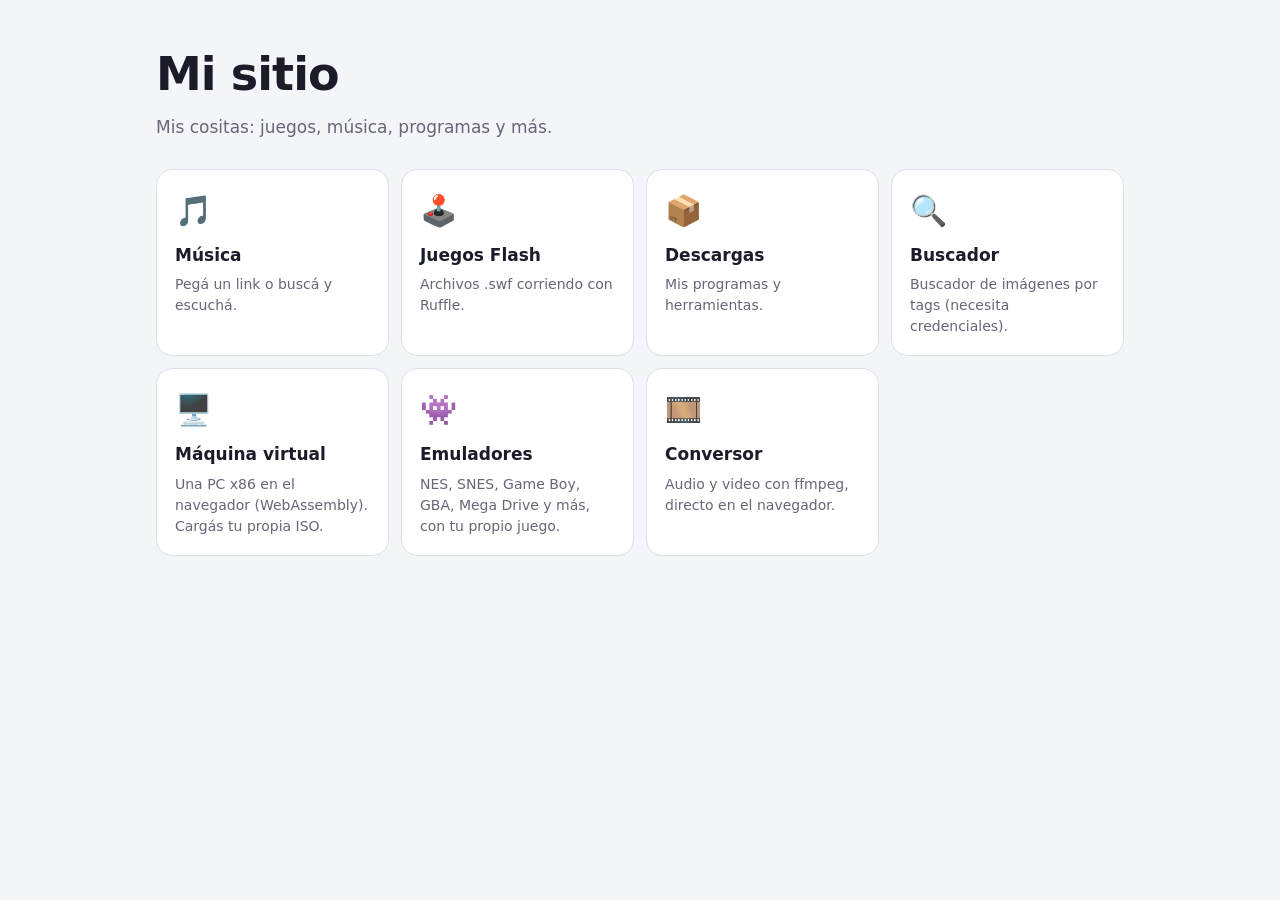
<file: index.html>
<!DOCTYPE html>
<html lang="es">
<head>
<meta charset="utf-8">
<meta name="viewport" content="width=device-width, initial-scale=1, viewport-fit=cover">
<title>Mi sitio</title>
<link rel="stylesheet" href="style.css">
<style>
  .hero{max-width:1000px;margin:0 auto;padding:calc(40px + env(safe-area-inset-top,0px)) 16px 20px}
  .hero h1{font-size:clamp(30px,6vw,46px);margin:0 0 6px;letter-spacing:-.02em}
  .hero p{margin:0;color:var(--muted);font-size:17px}
</style>
</head>
<body>
<div class="hero">
  <h1>Mi sitio</h1>
  <p>Mis cositas: juegos, música, programas y más.</p>
</div>
<main>
  <div class="grid">
    <a class="card" href="musica.html">
      <span class="ico">🎵</span><h3>Música</h3>
      <p>Pegá un link o buscá y escuchá.</p>
    </a>
    <a class="card" href="flash.html">
      <span class="ico">🕹️</span><h3>Juegos Flash</h3>
      <p>Archivos .swf corriendo con Ruffle.</p>
    </a>
    <a class="card" href="descargas.html">
      <span class="ico">📦</span><h3>Descargas</h3>
      <p>Mis programas y herramientas.</p>
    </a>
    <a class="card" href="buscador.html">
      <span class="ico">🔍</span><h3>Buscador</h3>
      <p>Buscador de imágenes por tags (necesita credenciales).</p>
    </a>
    <a class="card" href="vm.html">
      <span class="ico">🖥️</span><h3>Máquina virtual</h3>
      <p>Una PC x86 en el navegador (WebAssembly). Cargás tu propia ISO.</p>
    </a>
    <a class="card" href="emuladores.html">
      <span class="ico">👾</span><h3>Emuladores</h3>
      <p>NES, SNES, Game Boy, GBA, Mega Drive y más, con tu propio juego.</p>
    </a>
    <a class="card" href="conversor.html">
      <span class="ico">🎞️</span><h3>Conversor</h3>
      <p>Audio y video con ffmpeg, directo en el navegador.</p>
    </a>
  </div>
</main>
</body>
</html>
</file>
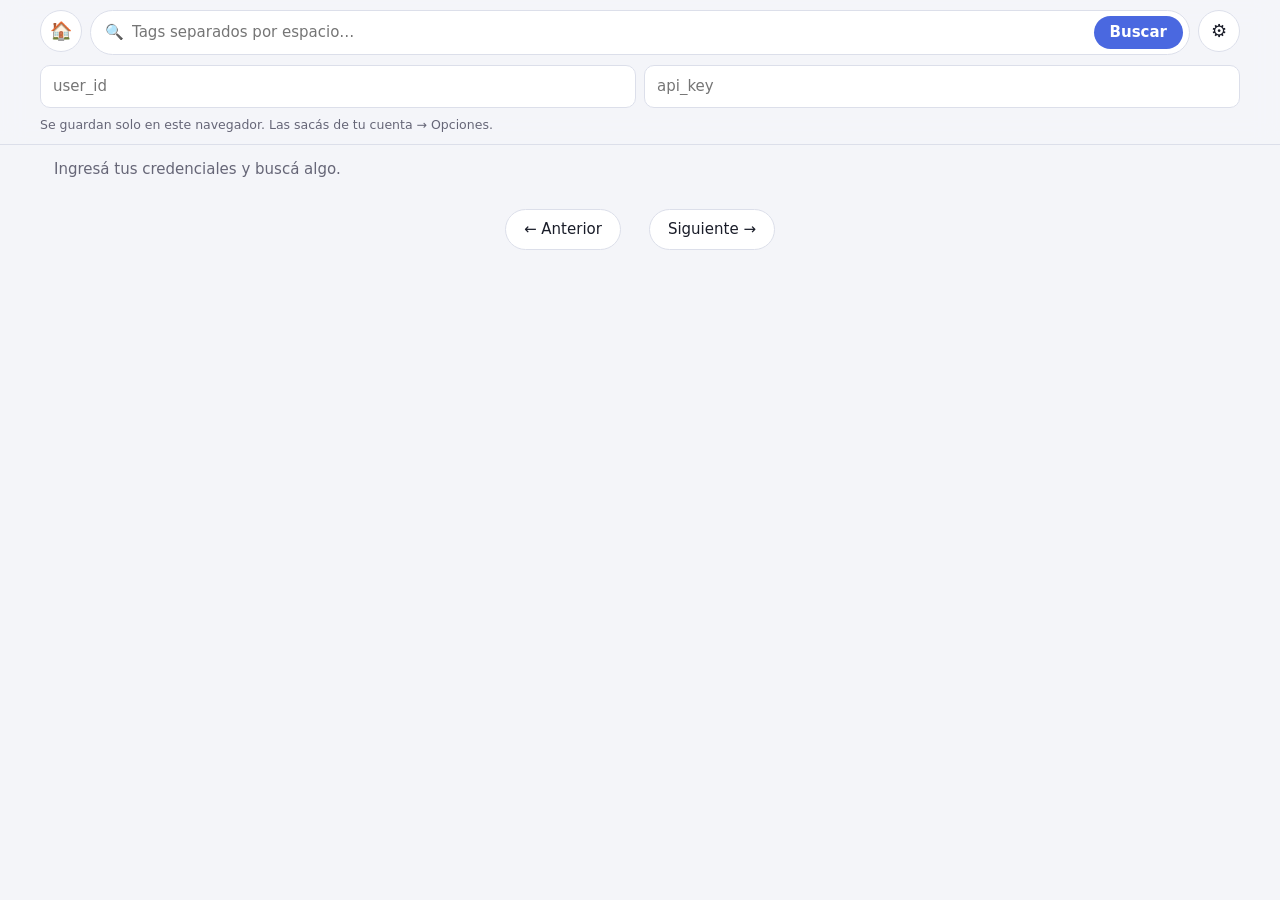
<file: buscador.html>
<!DOCTYPE html>
<html lang="es">
<head>
<meta charset="utf-8">
<meta name="viewport" content="width=device-width, initial-scale=1, viewport-fit=cover">
<title>Buscador</title>
<style>
:root{
  --bg:#0e1015;--surface:#171a22;--surface2:#1f2330;--border:#2a2f3e;
  --text:#e8eaf0;--muted:#8b92a6;--accent:#7c9cff;--accent-text:#0b1020;--danger:#ff8a7a;
  --radius:14px;
}
@media (prefers-color-scheme: light){
  :root{--bg:#f4f5f9;--surface:#fff;--surface2:#eceef5;--border:#dcdfea;
  --text:#1a1d29;--muted:#667;--accent:#4a68e0;--accent-text:#fff;--danger:#c0392b}
}
*{box-sizing:border-box}
html,body{margin:0}
body{background:var(--bg);color:var(--text);font:15px/1.4 system-ui,-apple-system,Segoe UI,Roboto,sans-serif;
  padding-bottom:env(safe-area-inset-bottom,0px)}
header{position:sticky;top:0;z-index:5;background:color-mix(in srgb,var(--bg) 85%,transparent);
  backdrop-filter:blur(12px);border-bottom:1px solid var(--border);
  padding:calc(10px + env(safe-area-inset-top,0px)) 14px 10px}
.bar{display:flex;gap:8px;max-width:1200px;margin:0 auto}
.search{flex:1;display:flex;align-items:center;gap:8px;background:var(--surface);
  border:1px solid var(--border);border-radius:999px;padding:0 14px}
.search:focus-within{border-color:var(--accent)}
.search input{flex:1;min-width:0;background:none;border:0;outline:0;color:var(--text);font:inherit;padding:11px 0}
button{font:inherit;color:inherit;cursor:pointer}
.btn{border:0;border-radius:999px;padding:0 18px;background:var(--accent);color:var(--accent-text);font-weight:600}
.icon{width:42px;height:42px;border-radius:50%;border:1px solid var(--border);background:var(--surface);
  display:grid;place-items:center;font-size:18px}
.icon:hover{background:var(--surface2)}
#settings{max-width:1200px;margin:10px auto 0;display:none;gap:8px;flex-wrap:wrap}
#settings.open{display:flex}
#settings input{flex:1 1 160px;background:var(--surface);border:1px solid var(--border);
  border-radius:10px;padding:10px 12px;color:var(--text);font:inherit;outline:0}
#settings input:focus{border-color:var(--accent)}
#settings small{flex-basis:100%;color:var(--muted)}
main{max-width:1200px;margin:0 auto;padding:14px}
#status{color:var(--muted);min-height:22px;margin-bottom:10px}
#status.err{color:var(--danger)}
#grid{columns:2;column-gap:10px}
@media(min-width:600px){#grid{columns:3}}
@media(min-width:900px){#grid{columns:4}}
@media(min-width:1150px){#grid{columns:5}}
.card{break-inside:avoid;margin:0 0 10px;border-radius:var(--radius);overflow:hidden;position:relative;
  background:var(--surface2);cursor:pointer;border:1px solid var(--border);transition:transform .15s}
.card:hover{transform:translateY(-2px)}
.card img{display:block;width:100%;height:auto}
.badge{position:absolute;top:8px;left:8px;background:#000a;color:#fff;font-size:11px;
  padding:2px 8px;border-radius:999px}
.skel{height:180px;border-radius:var(--radius);margin:0 0 10px;break-inside:avoid;
  background:linear-gradient(90deg,var(--surface) 25%,var(--surface2) 50%,var(--surface) 75%);
  background-size:200% 100%;animation:sh 1.2s infinite}
.skel:nth-child(3n){height:240px}.skel:nth-child(3n+1){height:150px}
@keyframes sh{to{background-position:-200% 0}}
.pager{display:flex;justify-content:center;align-items:center;gap:14px;padding:18px 0}
.pager button{border:1px solid var(--border);background:var(--surface);border-radius:999px;padding:9px 18px}
.pager button:disabled{opacity:.4;cursor:default}
.pager span{color:var(--muted)}
#lb{position:fixed;inset:0;z-index:20;background:#000e;display:none;flex-direction:column}
#lb.open{display:flex}
#lb .top{display:flex;justify-content:space-between;align-items:center;gap:8px;
  padding:calc(10px + env(safe-area-inset-top,0px)) 14px 10px}
#lb .top a,#lb .top button{color:#fff;background:#fff2;border:0;border-radius:999px;
  padding:8px 16px;text-decoration:none;font-size:14px}
#stage{flex:1;min-height:0;display:grid;place-items:center;position:relative}
#stage img,#stage video{max-width:100%;max-height:100%;object-fit:contain}
.nav{position:absolute;top:50%;transform:translateY(-50%);background:#fff2;border:0;color:#fff;
  width:44px;height:44px;border-radius:50%;font-size:20px}
.nav.l{left:10px}.nav.r{right:10px}
#tagsbox{max-height:28vh;overflow:auto;padding:10px 14px calc(12px + env(safe-area-inset-bottom,0px));
  display:flex;flex-wrap:wrap;gap:6px}
.chip{background:#fff2;color:#fff;border:0;border-radius:999px;padding:4px 11px;font-size:12px}
.chip:hover{background:var(--accent);color:var(--accent-text)}
</style>
</head>
<body>
<header>
  <div class="bar"><a class="icon" href="index.html" title="Inicio" style="text-decoration:none;color:inherit">🏠</a>
    <form class="search" id="form">
      <span aria-hidden="true">🔍</span>
      <input id="tags" placeholder="Tags separados por espacio…" autocomplete="off" enterkeyhint="search">
      <button class="btn" style="margin:5px -8px 5px 0;padding:6px 16px">Buscar</button>
    </form>
    <button class="icon" id="gear" title="Credenciales" aria-label="Credenciales">⚙️</button>
  </div>
  <div id="settings">
    <input id="uid" placeholder="user_id" inputmode="numeric" autocomplete="off">
    <input id="key" placeholder="api_key" type="password" autocomplete="off">
    <small>Se guardan solo en este navegador. Las sacás de tu cuenta → Opciones.</small>
  </div>
</header>

<main>
  <div id="status">Ingresá tus credenciales y buscá algo.</div>
  <div id="grid"></div>
  <div class="pager" id="pager" hidden>
    <button id="prev">← Anterior</button>
    <span id="pn"></span>
    <button id="next">Siguiente →</button>
  </div>
</main>

<div id="lb">
  <div class="top">
    <button id="close">✕ Cerrar</button>
    <a id="orig" target="_blank" rel="noopener noreferrer">Abrir original ↗</a>
  </div>
  <div id="stage">
    <button class="nav l" id="lprev" aria-label="Anterior">‹</button>
    <div id="media"></div>
    <button class="nav r" id="lnext" aria-label="Siguiente">›</button>
  </div>
  <div id="tagsbox"></div>
</div>

<script>
const $ = id => document.getElementById(id);
let page = 0, posts = [], idx = 0;

try {
  $('uid').value = localStorage.getItem('uid') || '';
  $('key').value = localStorage.getItem('key') || '';
  $('tags').value = localStorage.getItem('tags') || '';
} catch(e) {}
if (!$('uid').value || !$('key').value) $('settings').classList.add('open');

$('gear').onclick = () => $('settings').classList.toggle('open');

const isVideo = u => /\.(mp4|webm)(\?|$)/i.test(u || '');

function setStatus(t, err) {
  $('status').textContent = t;
  $('status').className = err ? 'err' : '';
}

function skeletons() {
  $('grid').innerHTML = Array.from({length: 12}, () => '<div class="skel"></div>').join('');
}

async function search() {
  const uid = $('uid').value.trim(), key = $('key').value.trim();
  if (!uid || !key) { $('settings').classList.add('open'); setStatus('Falta user_id o api_key.', true); return; }
  try {
    localStorage.setItem('uid', uid);
    localStorage.setItem('key', key);
    localStorage.setItem('tags', $('tags').value);
  } catch(e) {}

  const params = new URLSearchParams({
    page:'dapi', s:'post', q:'index', json:'1', limit:'40', pid:page,
    tags:$('tags').value.trim(), user_id:uid, api_key:key
  });
  setStatus('Cargando…'); skeletons(); $('pager').hidden = true;
  try {
    const r = await fetch('https://api.rule34.xxx/index.php?' + params);
    const txt = await r.text();
    if (!txt.trim()) { posts = []; render(); setStatus('Sin resultados.'); return; }
    let data;
    try { data = JSON.parse(txt); }
    catch(e) { $('grid').innerHTML = ''; setStatus('Respuesta inesperada: ' + txt.slice(0, 160), true); return; }
    posts = Array.isArray(data) ? data : [];
    render();
    setStatus(posts.length ? '' : 'Sin resultados.');
  } catch (e) {
    $('grid').innerHTML = '';
    setStatus('Error: ' + e.message + '. Si es CORS, abrí la página desde un servidor local.', true);
  }
}

function render() {
  const g = $('grid'); g.innerHTML = '';
  posts.forEach((p, i) => {
    const c = document.createElement('div'); c.className = 'card';
    const im = document.createElement('img');
    im.loading = 'lazy'; im.alt = '';
    im.src = p.preview_url || p.sample_url || p.file_url;
    c.appendChild(im);
    if (isVideo(p.file_url)) { const b = document.createElement('span'); b.className = 'badge'; b.textContent = '▶ video'; c.appendChild(b); }
    c.onclick = () => openLb(i);
    g.appendChild(c);
  });
  $('pager').hidden = !posts.length && page === 0;
  $('pn').textContent = 'Página ' + (page + 1);
  $('prev').disabled = page === 0;
  $('next').disabled = posts.length < 40;
  window.scrollTo({top: 0});
}

function openLb(i) {
  idx = (i + posts.length) % posts.length;
  const p = posts[idx];
  const m = $('media'); m.innerHTML = '';
  if (isVideo(p.file_url)) {
    const v = document.createElement('video');
    v.src = p.file_url; v.controls = true; v.autoplay = true; v.loop = true; v.playsInline = true;
    m.appendChild(v);
  } else {
    const im = document.createElement('img');
    im.src = p.sample_url || p.file_url;
    m.appendChild(im);
  }
  $('orig').href = p.file_url;
  const tb = $('tagsbox'); tb.innerHTML = '';
  (p.tags || '').split(' ').filter(Boolean).slice(0, 40).forEach(t => {
    const b = document.createElement('button'); b.className = 'chip'; b.textContent = t;
    b.onclick = () => {
      const cur = $('tags').value.trim().split(/\s+/).filter(Boolean);
      if (!cur.includes(t)) cur.push(t);
      $('tags').value = cur.join(' ');
      closeLb(); page = 0; search();
    };
    tb.appendChild(b);
  });
  $('lb').classList.add('open');
}
function closeLb() { $('lb').classList.remove('open'); $('media').innerHTML = ''; }

$('form').onsubmit = e => { e.preventDefault(); page = 0; search(); };
$('next').onclick = () => { page++; search(); };
$('prev').onclick = () => { if (page > 0) { page--; search(); } };
$('close').onclick = closeLb;
$('lprev').onclick = () => openLb(idx - 1);
$('lnext').onclick = () => openLb(idx + 1);
document.addEventListener('keydown', e => {
  if (!$('lb').classList.contains('open')) return;
  if (e.key === 'Escape') closeLb();
  if (e.key === 'ArrowLeft') openLb(idx - 1);
  if (e.key === 'ArrowRight') openLb(idx + 1);
});
let sx = null;
$('stage').addEventListener('touchstart', e => { sx = e.touches[0].clientX; }, {passive:true});
$('stage').addEventListener('touchend', e => {
  if (sx === null) return;
  const dx = e.changedTouches[0].clientX - sx; sx = null;
  if (Math.abs(dx) > 60) openLb(idx + (dx < 0 ? 1 : -1));
});
</script>
</body>
</html>
</file>
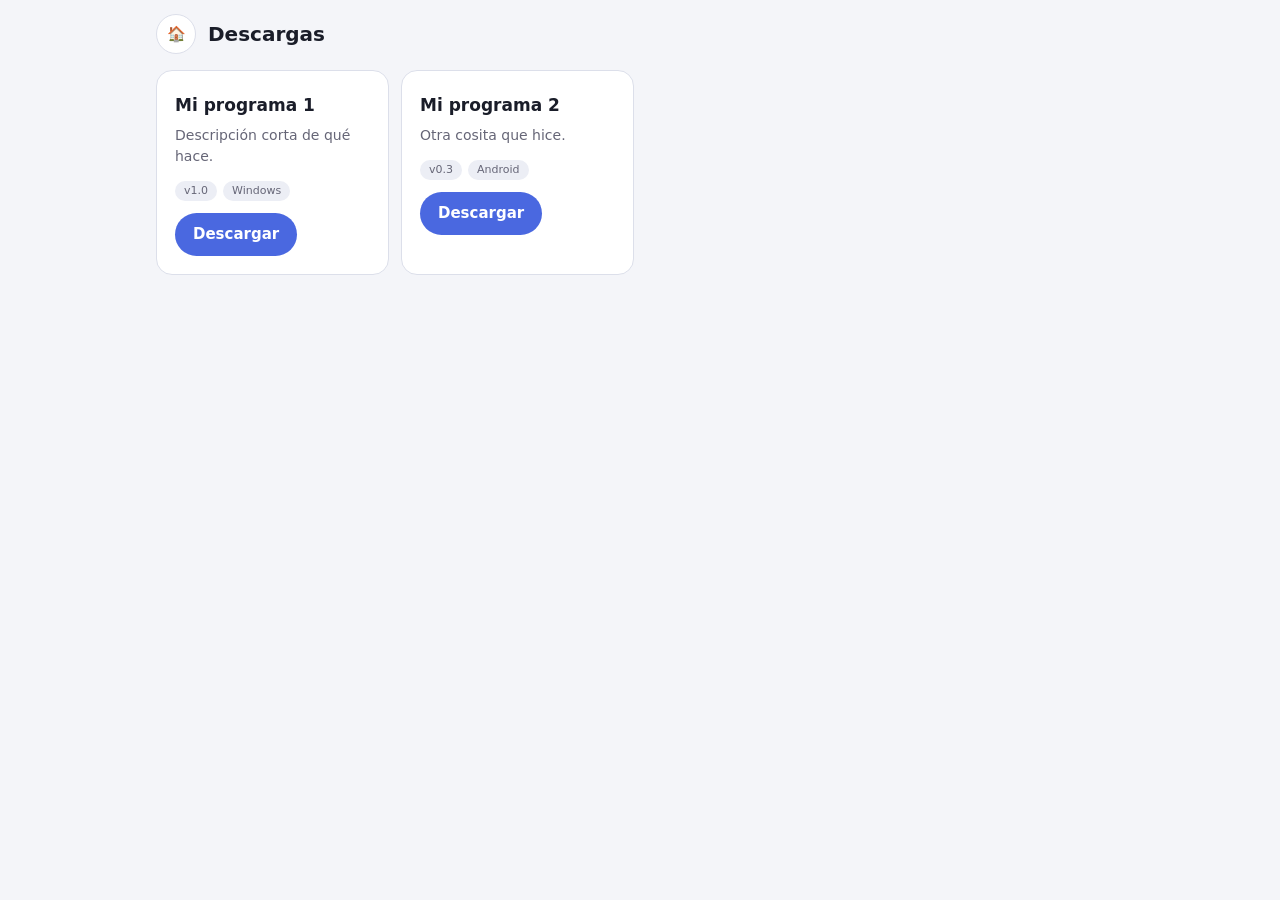
<file: descargas.html>
<!DOCTYPE html>
<html lang="es">
<head>
<meta charset="utf-8">
<meta name="viewport" content="width=device-width, initial-scale=1, viewport-fit=cover">
<title>Descargas</title>
<link rel="stylesheet" href="style.css">
<style>
  .row{display:flex;justify-content:space-between;align-items:center;gap:12px;flex-wrap:wrap;margin-top:8px}
  .meta{display:flex;gap:6px;flex-wrap:wrap}
</style>
</head>
<body>
<div class="top"><a class="home" href="index.html" title="Inicio">🏠</a><h1>Descargas</h1></div>
<main>
  <div class="grid" id="list"></div>
</main>
<script>
/* EDITÁ ESTA LISTA: una entrada por programa.
   url puede ser un link a GitHub Releases, Mediafire, un archivo de esta misma carpeta, etc. */
const PROGRAMAS = [
  { nombre: "Mi programa 1", desc: "Descripción corta de qué hace.", version: "v1.0", plataforma: "Windows", url: "#" },
  { nombre: "Mi programa 2", desc: "Otra cosita que hice.", version: "v0.3", plataforma: "Android", url: "#" },
];

const list = document.getElementById('list');
for (const p of PROGRAMAS) {
  const c = document.createElement('div'); c.className = 'card';
  const h = document.createElement('h3'); h.textContent = p.nombre;
  const d = document.createElement('p'); d.textContent = p.desc;
  const row = document.createElement('div'); row.className = 'row';
  const meta = document.createElement('div'); meta.className = 'meta';
  for (const t of [p.version, p.plataforma]) {
    if (!t) continue;
    const s = document.createElement('span'); s.className = 'tag'; s.textContent = t; meta.appendChild(s);
  }
  const a = document.createElement('a'); a.className = 'btn'; a.href = p.url; a.textContent = 'Descargar';
  a.rel = 'noopener noreferrer';
  row.append(meta, a);
  c.append(h, d, row);
  list.appendChild(c);
}
</script>
</body>
</html>
</file>
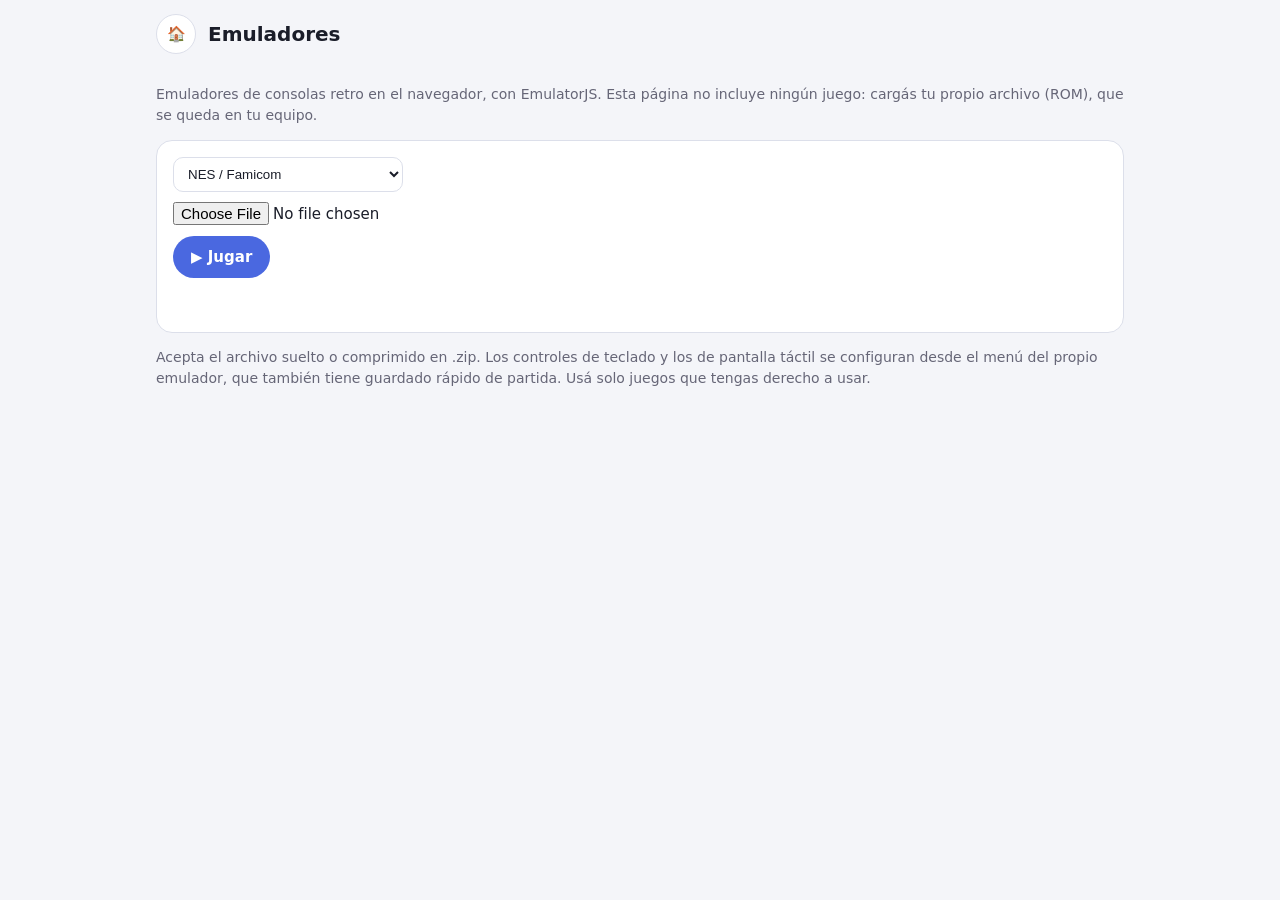
<file: emuladores.html>
<!DOCTYPE html>
<html lang="es">
<head>
<meta charset="utf-8">
<meta name="viewport" content="width=device-width, initial-scale=1, viewport-fit=cover">
<title>Emuladores</title>
<link rel="stylesheet" href="style.css">
<style>
  .panel{margin-bottom:12px}
  .row{display:flex;gap:10px;flex-wrap:wrap;align-items:center;margin-bottom:10px}
  select{background:var(--surface);border:1px solid var(--border);border-radius:10px;padding:8px 10px;color:var(--text)}
  #gamewrap{display:none}
  #game{width:100%;aspect-ratio:4/3;max-height:80vh;background:#000;border-radius:var(--radius);overflow:hidden}
  #st{min-height:22px;color:var(--danger);margin:8px 0}
  .note{font-size:14px}
</style>
</head>
<body>
<div class="top"><a class="home" href="index.html" title="Inicio">🏠</a><h1>Emuladores</h1></div>
<main>
  <div id="setup">
    <p class="muted note">Emuladores de consolas retro en el navegador, con EmulatorJS. Esta página no incluye ningún juego: cargás tu propio archivo (ROM), que se queda en tu equipo.</p>
    <div class="panel">
      <div class="row">
        <select id="sys">
          <optgroup label="Nintendo">
            <option value="nes" selected>NES / Famicom</option>
            <option value="snes">Super Nintendo</option>
            <option value="gb">Game Boy / Game Boy Color</option>
            <option value="gba">Game Boy Advance</option>
            <option value="n64">Nintendo 64 (pesado)</option>
            <option value="nds">Nintendo DS (pesado)</option>
          </optgroup>
          <optgroup label="Sega">
            <option value="segaMD">Mega Drive / Genesis</option>
            <option value="segaMS">Master System</option>
            <option value="segaGG">Game Gear</option>
          </optgroup>
          <optgroup label="Otros">
            <option value="atari2600">Atari 2600</option>
            <option value="pce">PC Engine / TurboGrafx-16</option>
          </optgroup>
        </select>
      </div>
      <div class="row"><input type="file" id="rom"></div>
      <button class="btn" id="start">▶ Jugar</button>
      <div id="st"></div>
    </div>
    <p class="muted note">Acepta el archivo suelto o comprimido en .zip. Los controles de teclado y los de pantalla táctil se configuran desde el menú del propio emulador, que también tiene guardado rápido de partida. Usá solo juegos que tengas derecho a usar.</p>
  </div>

  <div id="gamewrap">
    <div id="game"></div>
    <div class="row" style="margin-top:12px">
      <button class="btn ghost" id="again">↩ Cambiar juego</button>
    </div>
  </div>
</main>

<script>
const $ = id => document.getElementById(id);
const PATH = 'https://cdn.emulatorjs.org/stable/data/';

$('start').onclick = () => {
  const file = $('rom').files[0];
  if (!file) { $('st').textContent = 'Elegí un archivo de juego primero.'; return; }
  $('st').textContent = '';
  $('setup').style.display = 'none';
  $('gamewrap').style.display = 'block';

  window.EJS_player = '#game';
  window.EJS_core = $('sys').value;
  window.EJS_gameName = file.name.replace(/\.[^.]+$/, '');
  window.EJS_gameUrl = URL.createObjectURL(file);
  window.EJS_pathtodata = PATH;
  window.EJS_startOnLoaded = true;
  window.EJS_color = '#7c9cff';
  window.EJS_language = 'es-ES';

  const s = document.createElement('script');
  s.src = PATH + 'loader.js';
  s.onerror = () => {
    $('gamewrap').style.display = 'none'; $('setup').style.display = 'block';
    $('st').textContent = 'No se pudo cargar el emulador (¿sin internet?).';
  };
  document.body.appendChild(s);
};

// EmulatorJS no se puede reiniciar limpio en la misma página: se recarga.
$('again').onclick = () => location.reload();
</script>
</body>
</html>
</file>
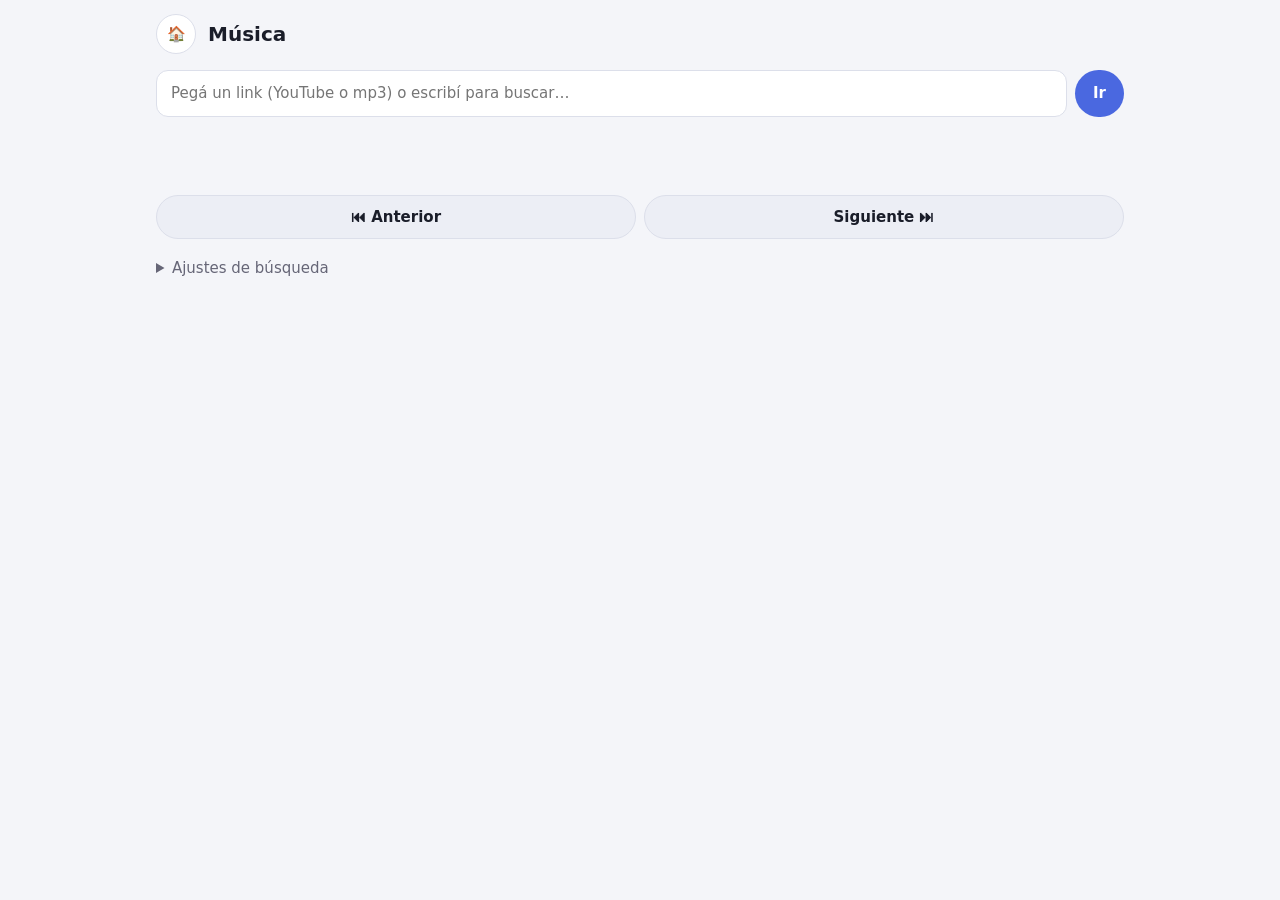
<file: musica.html>
<!DOCTYPE html>
<html lang="es">
<head>
<meta charset="utf-8">
<meta name="viewport" content="width=device-width, initial-scale=1, viewport-fit=cover">
<title>Música</title>
<link rel="stylesheet" href="style.css">
<style>
  .row{display:flex;gap:8px;margin-bottom:12px}
  #ytwrap{aspect-ratio:16/9;width:100%;border-radius:var(--radius);overflow:hidden;background:#000;display:none;margin-bottom:12px}
  #ytwrap.show{display:block}
  #audio{width:100%;display:none;margin-bottom:12px}
  #audio.show{display:block}
  #now{margin:0 0 12px;font-weight:600;min-height:24px}
  #msg{min-height:22px;margin-bottom:8px;color:var(--muted)}
  #msg.err{color:var(--danger)}
  .res{display:flex;gap:12px;align-items:center;padding:8px;border-radius:12px;cursor:pointer;border:1px solid transparent}
  .res:hover{background:var(--surface)}
  .res.on{background:var(--surface);border-color:var(--accent)}
  .res img{width:96px;aspect-ratio:16/9;object-fit:cover;border-radius:8px;flex:none;background:var(--surface2)}
  .res b{display:block;font-weight:600;line-height:1.3}
  .res span{color:var(--muted);font-size:13px}
  details{margin-top:18px}
  summary{cursor:pointer;color:var(--muted)}
  .ctrl{display:flex;gap:8px;margin-bottom:12px}
  .ctrl button{flex:1}
</style>
</head>
<body>
<div class="top"><a class="home" href="index.html" title="Inicio">🏠</a><h1>Música</h1></div>
<main>
  <form class="row" id="form">
    <input class="field" id="q" placeholder="Pegá un link (YouTube o mp3) o escribí para buscar…" autocomplete="off" enterkeyhint="go">
    <button class="btn">Ir</button>
  </form>
  <div id="msg"></div>

  <div id="ytwrap"><div id="yt"></div></div>
  <audio id="audio" controls></audio>
  <p id="now"></p>
  <div class="ctrl" id="ctrl" hidden>
    <button class="btn ghost" id="prev">⏮ Anterior</button>
    <button class="btn ghost" id="next">Siguiente ⏭</button>
  </div>

  <div id="results"></div>

  <details id="cfg">
    <summary>Ajustes de búsqueda</summary>
    <div class="panel" style="margin-top:10px">
      <p class="muted" style="margin-top:0">Para buscar por nombre hace falta una API key gratis de YouTube Data API v3. Se guarda solo en este navegador. Pegar links funciona sin key.</p>
      <input class="field" id="key" placeholder="API key de YouTube" type="password" autocomplete="off">
    </div>
  </details>
</main>

<script src="https://www.youtube.com/iframe_api"></script>
<script>
const $ = id => document.getElementById(id);
let yt = null, ytReady = false, pending = null;
let queue = [], qi = -1;

try { $('key').value = localStorage.getItem('ytkey') || ''; } catch(e) {}
$('key').onchange = () => { try { localStorage.setItem('ytkey', $('key').value.trim()); } catch(e) {} };

window.onYouTubeIframeAPIReady = () => {
  yt = new YT.Player('yt', {
    width: '100%', height: '100%',
    playerVars: { playsinline: 1 },
    events: {
      onReady: () => { ytReady = true; if (pending) { pending(); pending = null; } },
      onStateChange: e => { if (e.data === YT.PlayerState.ENDED) step(1); },
      onError: () => setMsg('No se pudo reproducir ese video (puede estar bloqueado para embeber). Si abriste el archivo directo desde el disco, probá desde un servidor local.', true)
    }
  });
};

function setMsg(t, err) { $('msg').textContent = t; $('msg').className = err ? 'err' : ''; }

function showMode(m) {
  $('ytwrap').classList.toggle('show', m === 'yt');
  $('audio').classList.toggle('show', m === 'audio');
  if (m !== 'audio') $('audio').pause();
  if (m !== 'yt' && ytReady) yt.stopVideo();
}

function whenReady(fn) { if (ytReady) fn(); else pending = fn; }

function playYT(id, title) {
  showMode('yt');
  $('now').textContent = title || '';
  whenReady(() => yt.loadVideoById(id));
}
function playList(list) {
  showMode('yt');
  $('now').textContent = 'Lista de reproducción';
  whenReady(() => yt.loadPlaylist({ list, listType: 'playlist' }));
}
function playAudio(url) {
  showMode('audio');
  $('now').textContent = url.split('/').pop().split('?')[0];
  $('audio').src = url; $('audio').play().catch(() => {});
}

function parse(input) {
  let u; try { u = new URL(input); } catch(e) { return null; }
  const h = u.hostname.replace(/^www\./, '');
  if (h === 'youtu.be') return { id: u.pathname.slice(1) };
  if (/(^|\.)youtube\.com$/.test(h)) {
    const list = u.searchParams.get('list');
    const v = u.searchParams.get('v') || (u.pathname.match(/\/(shorts|embed)\/([\w-]{11})/) || [])[2];
    if (v) return { id: v };
    if (list) return { list };
  }
  if (/\.(mp3|ogg|wav|m4a|opus|flac|aac)(\?|$)/i.test(u.pathname + u.search)) return { audio: input };
  return null;
}

function renderResults() {
  const box = $('results'); box.innerHTML = '';
  queue.forEach((it, i) => {
    const d = document.createElement('div'); d.className = 'res' + (i === qi ? ' on' : '');
    const im = document.createElement('img'); im.src = it.thumb; im.alt = ''; im.loading = 'lazy';
    const t = document.createElement('div');
    const b = document.createElement('b'); b.textContent = it.title;
    const s = document.createElement('span'); s.textContent = it.channel;
    t.append(b, s); d.append(im, t);
    d.onclick = () => playAt(i);
    box.appendChild(d);
  });
  $('ctrl').hidden = queue.length < 2;
}

function playAt(i) {
  if (!queue.length) return;
  qi = (i + queue.length) % queue.length;
  playYT(queue[qi].id, queue[qi].title);
  renderResults();
}
function step(d) { if (queue.length) playAt(qi + d); }
$('prev').onclick = () => step(-1);
$('next').onclick = () => step(1);

async function search(text) {
  const key = $('key').value.trim();
  if (!key) { $('cfg').open = true; setMsg('Para buscar por nombre pegá tu API key en Ajustes. Con un link no hace falta.', true); return; }
  setMsg('Buscando…');
  try {
    const p = new URLSearchParams({ part: 'snippet', type: 'video', maxResults: '15', q: text, key });
    const r = await fetch('https://www.googleapis.com/youtube/v3/search?' + p);
    const j = await r.json();
    if (j.error) { setMsg('Error de YouTube: ' + j.error.message, true); return; }
    queue = (j.items || []).map(x => ({
      id: x.id.videoId,
      title: x.snippet.title.replace(/&amp;|&#39;|&quot;/g, m => ({'&amp;':'&','&#39;':"'",'&quot;':'"'}[m])),
      channel: x.snippet.channelTitle,
      thumb: x.snippet.thumbnails.medium ? x.snippet.thumbnails.medium.url : ''
    }));
    setMsg(queue.length ? '' : 'Sin resultados.');
    qi = -1; renderResults();
    if (queue.length) playAt(0);
  } catch (e) { setMsg('Error: ' + e.message, true); }
}

$('form').onsubmit = e => {
  e.preventDefault();
  const v = $('q').value.trim(); if (!v) return;
  setMsg('');
  const p = parse(v);
  if (p && p.id) { queue = []; qi = -1; renderResults(); playYT(p.id, ''); }
  else if (p && p.list) { queue = []; renderResults(); playList(p.list); }
  else if (p && p.audio) { queue = []; renderResults(); playAudio(p.audio); }
  else if (/^https?:\/\//i.test(v)) setMsg('No reconozco ese link. Probá con YouTube o un archivo de audio directo (mp3, ogg…).', true);
  else search(v);
};
</script>
</body>
</html>
</file>
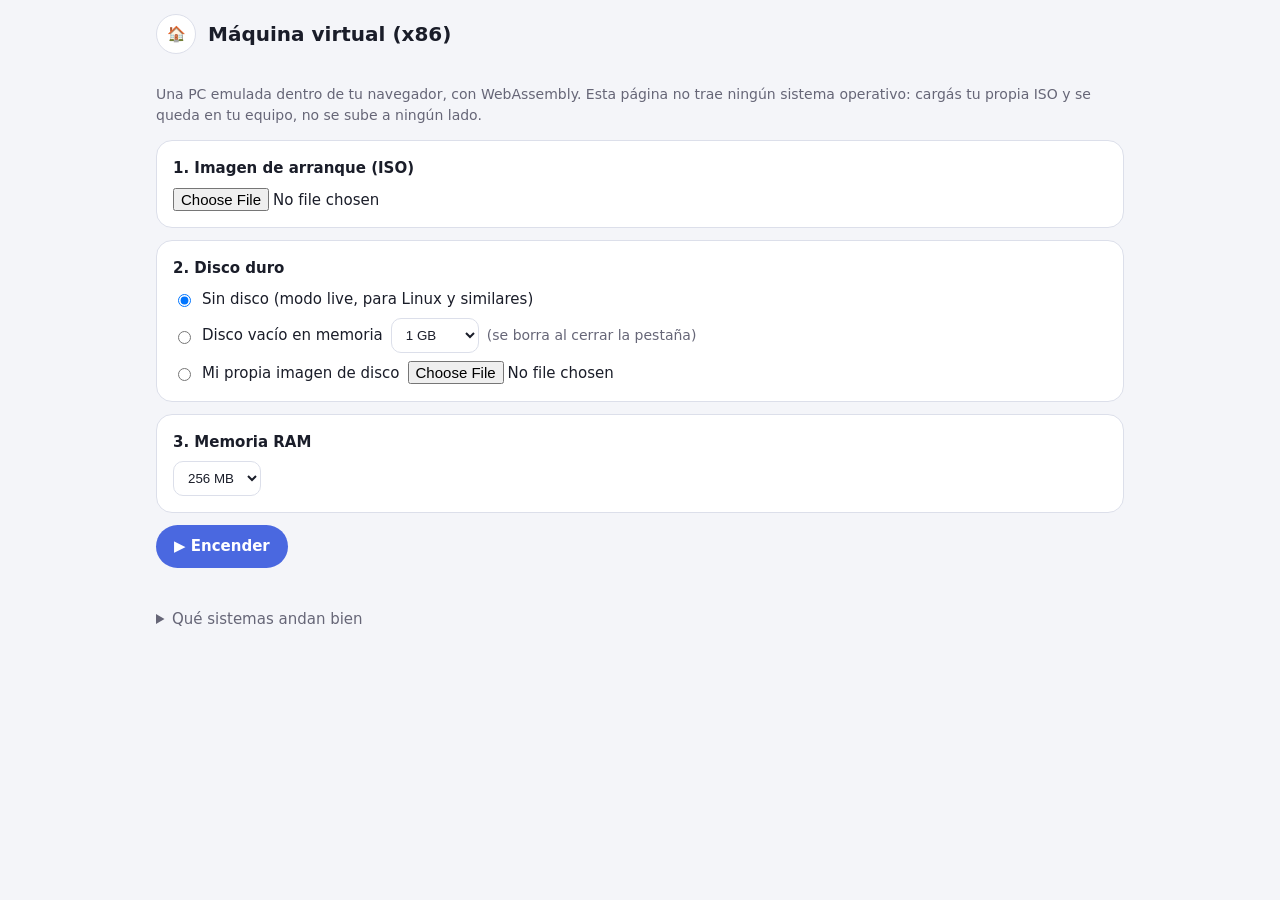
<file: vm.html>
<!DOCTYPE html>
<html lang="es">
<head>
<meta charset="utf-8">
<meta name="viewport" content="width=device-width, initial-scale=1, viewport-fit=cover">
<title>Máquina virtual</title>
<link rel="stylesheet" href="style.css">
<style>
  .step{margin-bottom:12px}
  .step h3{margin:0 0 8px;font-size:15px}
  .opts{display:flex;flex-direction:column;gap:8px}
  .opt{display:flex;gap:8px;align-items:center;flex-wrap:wrap}
  select{background:var(--surface);border:1px solid var(--border);border-radius:10px;padding:8px 10px;color:var(--text)}
  input[type=file]{max-width:100%}
  #runner{display:none}
  #runner.on{display:block}
  #setup.off{display:none}
  #screenbox{background:#000;border-radius:var(--radius);overflow:auto;text-align:center;min-height:200px;margin-bottom:12px}
  #screen{display:inline-block;background:#000}
  #screen div{white-space:pre;font:14px monospace;line-height:14px;color:#ddd;text-align:left}
  #screen canvas{display:block}
  .bar{display:flex;gap:8px;flex-wrap:wrap;margin-bottom:12px}
  .bar button,.bar label{font-size:14px;padding:8px 14px}
  #st{color:var(--muted);margin-bottom:10px;min-height:22px}
  #st.err{color:var(--danger)}
  .tips li{margin-bottom:4px}
  .note{font-size:14px}
</style>
</head>
<body>
<div class="top"><a class="home" href="index.html" title="Inicio">🏠</a><h1>Máquina virtual (x86)</h1></div>
<main>

<div id="setup">
  <p class="muted note">Una PC emulada dentro de tu navegador, con WebAssembly. Esta página no trae ningún sistema operativo: cargás tu propia ISO y se queda en tu equipo, no se sube a ningún lado.</p>

  <div class="panel step">
    <h3>1. Imagen de arranque (ISO)</h3>
    <input type="file" id="iso" accept=".iso,.img,.bin">
  </div>

  <div class="panel step">
    <h3>2. Disco duro</h3>
    <div class="opts">
      <label class="opt"><input type="radio" name="disk" value="none" checked> Sin disco (modo live, para Linux y similares)</label>
      <label class="opt"><input type="radio" name="disk" value="blank"> Disco vacío en memoria
        <select id="blanksize">
          <option value="256">256 MB</option>
          <option value="512">512 MB</option>
          <option value="1024" selected>1 GB</option>
          <option value="2048">2 GB</option>
        </select>
        <span class="muted note">(se borra al cerrar la pestaña)</span>
      </label>
      <label class="opt"><input type="radio" name="disk" value="file"> Mi propia imagen de disco
        <input type="file" id="hda" accept=".img,.vhd,.bin,.raw">
      </label>
    </div>
  </div>

  <div class="panel step">
    <h3>3. Memoria RAM</h3>
    <select id="ram">
      <option value="64">64 MB</option>
      <option value="128">128 MB</option>
      <option value="256" selected>256 MB</option>
      <option value="512">512 MB</option>
      <option value="1024">1 GB</option>
    </select>
  </div>

  <button class="btn" id="start">▶ Encender</button>
  <div id="st"></div>

  <details style="margin-top:18px">
    <summary class="muted">Qué sistemas andan bien</summary>
    <ul class="tips muted note">
      <li><b>Muy bien:</b> Linux livianos (Tiny Core, Alpine, Damn Small Linux), KolibriOS, FreeDOS.</li>
      <li><b>Bien:</b> Windows 95/98 y sistemas de esa época.</li>
      <li><b>Lento:</b> Windows 2000 y XP. Pueden arrancar, pero tardan varios minutos y andan con pocos cuadros por segundo. Para instalar uno necesitás un disco vacío y bastante paciencia.</li>
      <li>Conviene usar una PC y un navegador actualizado. En celular anda mucho peor.</li>
      <li>Usá solo ISOs de sistemas que tengas derecho a usar, como las de Linux o las de tus propias licencias.</li>
    </ul>
  </details>
</div>

<div id="runner">
  <div id="st2" class="muted" style="margin-bottom:10px"></div>
  <div id="screenbox">
    <div id="screen"><div></div><canvas></canvas></div>
  </div>
  <div class="bar">
    <button class="btn ghost" id="pause">⏸ Pausar</button>
    <button class="btn ghost" id="reset">↻ Reiniciar</button>
    <button class="btn ghost" id="cad">Ctrl+Alt+Supr</button>
    <button class="btn ghost" id="mouse">🖱 Capturar mouse</button>
    <button class="btn ghost" id="full">⛶ Pantalla completa</button>
    <button class="btn ghost" id="savest">💾 Guardar estado</button>
    <label class="btn ghost" style="cursor:pointer">📂 Cargar estado<input type="file" id="loadst" hidden></label>
    <button class="btn" id="off">⏹ Apagar</button>
  </div>
  <p class="muted note">Hacé clic dentro de la pantalla para escribir. Para soltar el mouse capturado, apretá Esc.</p>
</div>

</main>

<script src="v86/libv86.js"></script>
<script>
const $ = id => document.getElementById(id);
let emu = null;
let cfg = null;

function setStatus(t, err) { const s = $('st'); s.textContent = t; s.className = err ? 'err' : ''; }

function buildConfig() {
  const iso = $('iso').files[0];
  const disk = document.querySelector('input[name=disk]:checked').value;
  const hdaFile = $('hda').files[0];
  if (!iso && disk !== 'file') { setStatus('Elegí una ISO para arrancar.', true); return null; }
  if (disk === 'file' && !hdaFile) { setStatus('Elegí el archivo de imagen de disco.', true); return null; }

  const c = {
    wasm_path: 'v86/v86.wasm',
    memory_size: parseInt($('ram').value, 10) * 1024 * 1024,
    vga_memory_size: 8 * 1024 * 1024,
    screen_container: $('screen'),
    bios: { url: 'v86/seabios.bin' },
    vga_bios: { url: 'v86/vgabios.bin' },
    autostart: true
  };
  if (iso) c.cdrom = { buffer: iso };
  if (disk === 'file') c.hda = { buffer: hdaFile };
  if (disk === 'blank') {
    try { c.hda = { buffer: new ArrayBuffer(parseInt($('blanksize').value, 10) * 1024 * 1024) }; }
    catch (e) { setStatus('No hay memoria para un disco de ese tamaño. Probá uno más chico.', true); return null; }
  }
  return c;
}

function boot() {
  cfg = buildConfig(); if (!cfg) return;
  setStatus('');
  $('setup').classList.add('off');
  $('runner').classList.add('on');
  $('st2').textContent = 'Encendiendo…';
  $('pause').textContent = '⏸ Pausar';
  try {
    emu = new V86(cfg);
    emu.add_listener('emulator-ready', () => { $('st2').textContent = 'En marcha.'; });
    emu.add_listener('download-error', () => { $('st2').textContent = 'No se pudo cargar un archivo del emulador. Abrí la página desde un servidor (no con doble clic).'; });
  } catch (e) {
    shutdown();
    setStatus('Error al iniciar: ' + e.message, true);
  }
}

function shutdown() {
  try { if (emu) emu.destroy(); } catch (e) {}
  emu = null;
  const sc = $('screen');
  sc.innerHTML = '<div></div><canvas></canvas>';
  $('runner').classList.remove('on');
  $('setup').classList.remove('off');
}

$('start').onclick = boot;
$('off').onclick = shutdown;
$('pause').onclick = () => {
  if (!emu) return;
  if (emu.is_running()) { emu.stop(); $('pause').textContent = '▶ Reanudar'; $('st2').textContent = 'En pausa.'; }
  else { emu.run(); $('pause').textContent = '⏸ Pausar'; $('st2').textContent = 'En marcha.'; }
};
$('reset').onclick = () => { if (emu) emu.restart(); };
$('cad').onclick = () => { if (emu) emu.keyboard_send_scancodes([0x1D, 0x38, 0xE0, 0x53, 0x9D, 0xB8, 0xE0, 0xD3]); };
$('mouse').onclick = () => { if (emu) emu.lock_mouse(); };
$('full').onclick = () => { if (emu) emu.screen_go_fullscreen(); };

$('savest').onclick = async () => {
  if (!emu) return;
  try {
    const s = await emu.save_state();
    const a = document.createElement('a');
    a.href = URL.createObjectURL(new Blob([s]));
    a.download = 'estado-vm.bin';
    a.click();
    setTimeout(() => URL.revokeObjectURL(a.href), 5000);
  } catch (e) { $('st2').textContent = 'No se pudo guardar el estado: ' + e.message; }
};
$('loadst').onchange = async e => {
  const f = e.target.files[0]; if (!f || !emu) return;
  try { await emu.restore_state(await f.arrayBuffer()); $('st2').textContent = 'Estado cargado.'; }
  catch (err) { $('st2').textContent = 'No se pudo cargar ese estado (tiene que ser de la misma configuración): ' + err.message; }
  e.target.value = '';
};
</script>
</body>
</html>
</file>
<file: style.css>
:root{
  --bg:#0e1015;--surface:#171a22;--surface2:#1f2330;--border:#2a2f3e;
  --text:#e8eaf0;--muted:#8b92a6;--accent:#7c9cff;--accent-text:#0b1020;--danger:#ff8a7a;--radius:16px;
}
@media (prefers-color-scheme: light){
  :root{--bg:#f4f5f9;--surface:#fff;--surface2:#eceef5;--border:#dcdfea;
  --text:#1a1d29;--muted:#667;--accent:#4a68e0;--accent-text:#fff;--danger:#c0392b}
}
*{box-sizing:border-box}
html,body{margin:0}
body{background:var(--bg);color:var(--text);font:15px/1.5 system-ui,-apple-system,Segoe UI,Roboto,sans-serif;
  padding-bottom:env(safe-area-inset-bottom,0px)}
a{color:var(--accent)}
button,input{font:inherit;color:inherit}
button{cursor:pointer}
.top{display:flex;align-items:center;gap:12px;max-width:1000px;margin:0 auto;
  padding:calc(14px + env(safe-area-inset-top,0px)) 16px 8px}
.top h1{font-size:20px;margin:0}
.home{width:40px;height:40px;border-radius:50%;border:1px solid var(--border);background:var(--surface);
  display:grid;place-items:center;text-decoration:none;color:inherit}
.home:hover{background:var(--surface2)}
main{max-width:1000px;margin:0 auto;padding:8px 16px 40px}
.muted{color:var(--muted)}
.btn{border:0;border-radius:999px;padding:10px 18px;background:var(--accent);color:var(--accent-text);
  font-weight:600;text-decoration:none;display:inline-block}
.btn.ghost{background:var(--surface2);color:var(--text);border:1px solid var(--border)}
.field{background:var(--surface);border:1px solid var(--border);border-radius:12px;padding:11px 14px;
  outline:0;width:100%}
.field:focus{border-color:var(--accent)}
.panel{background:var(--surface);border:1px solid var(--border);border-radius:var(--radius);padding:16px}
.grid{display:grid;grid-template-columns:repeat(auto-fill,minmax(220px,1fr));gap:12px}
.card{display:flex;flex-direction:column;gap:6px;background:var(--surface);border:1px solid var(--border);
  border-radius:var(--radius);padding:18px;text-decoration:none;color:inherit;transition:transform .15s,border-color .15s}
a.card:hover{transform:translateY(-3px);border-color:var(--accent)}
.card .ico{font-size:30px}
.card h3{margin:4px 0 0;font-size:17px}
.card p{margin:0;color:var(--muted);font-size:14px}
.card.off{opacity:.55}
.tag{align-self:flex-start;font-size:11px;padding:2px 9px;border-radius:999px;background:var(--surface2);color:var(--muted)}
</file>
